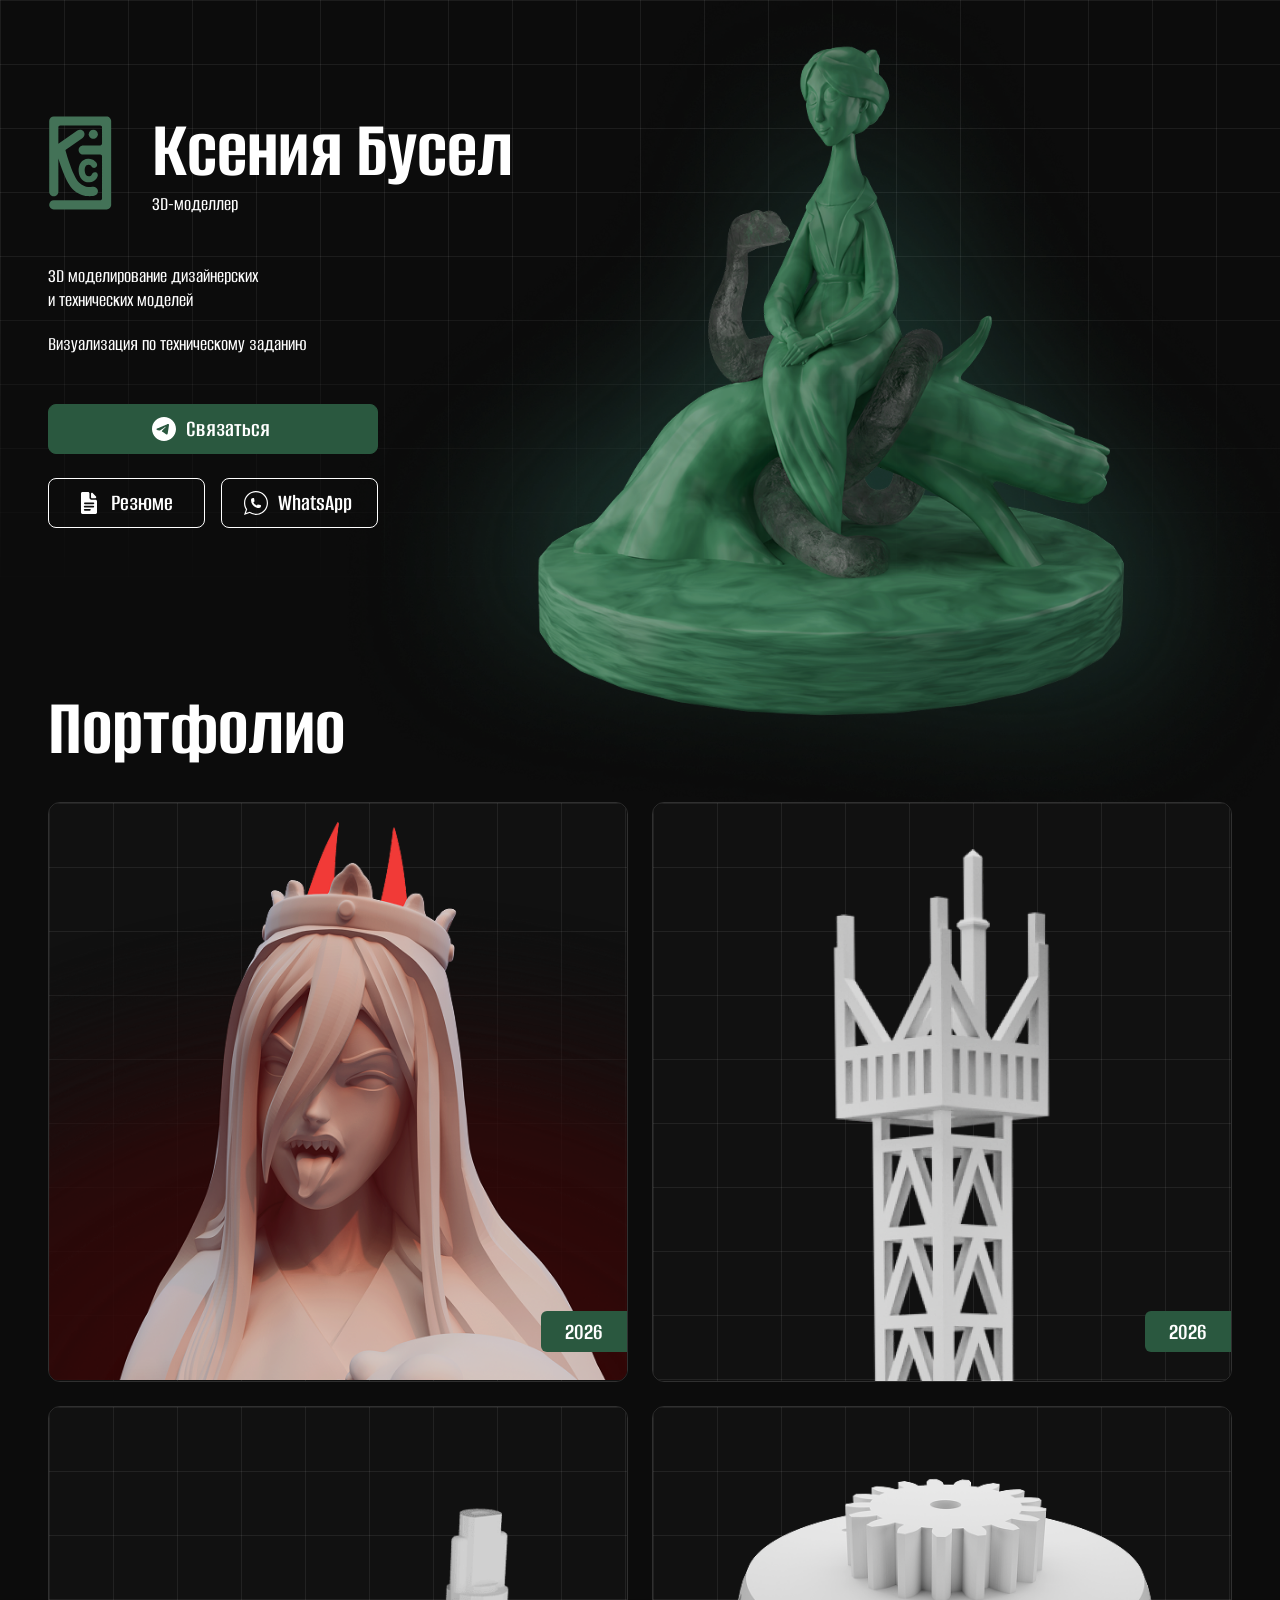
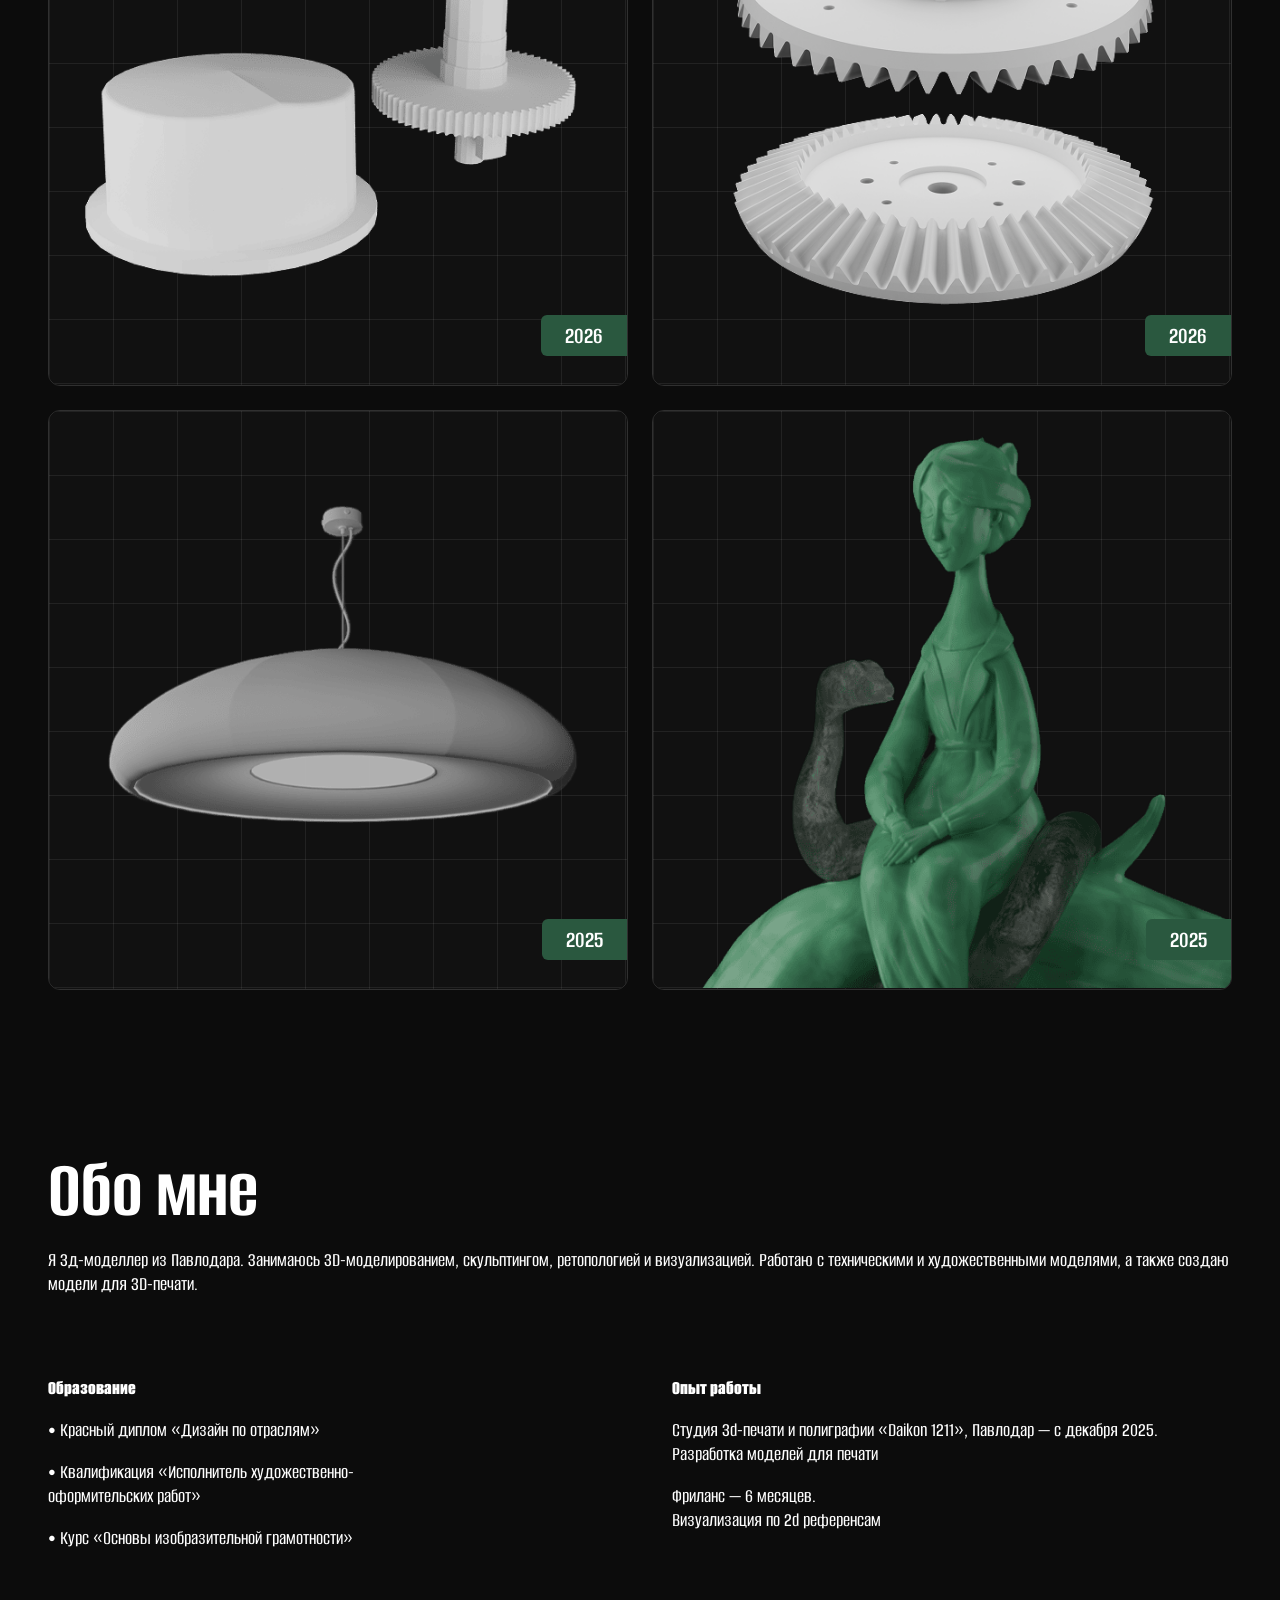
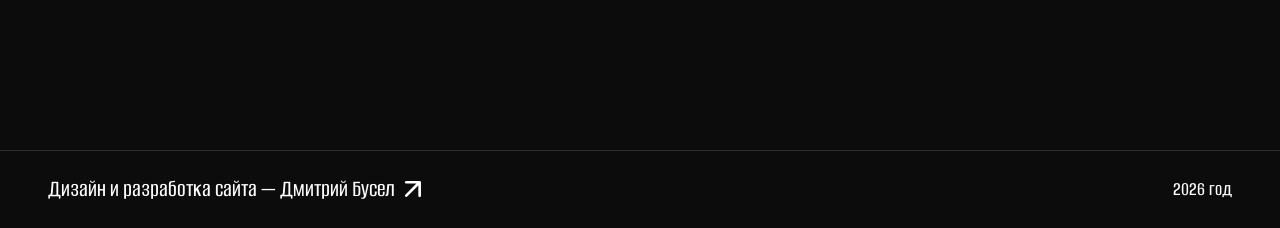
<file: index.html>
<!DOCTYPE html>
<html lang="ru">

<head>

  
  <title>Ксения Бусел — 3D моделлер | 3D моделирование и визуализация Павлодар</title>
  <meta
  name="description"
  content="Портфолио Ксении Бусел — 3D-моделлера и иллюстратора из Павлодара. 3D-моделирование, скульптинг, ретопология, визуализация и разработка моделей для 3D-печати."
  />

  <meta charset="UTF-8">
  <meta name="viewport" content="width=device-width, initial-scale=1.0">

  <meta name="geo.region" content="KZ-PAV" />
  <meta name="geo.placename" content="Pavlodar" />
  <meta name="geo.position" content="52.2875;76.9674" />
  <meta name="ICBM" content="52.2875, 76.9674" />

  
  <meta name="robots" content="index, follow">
  
  <meta property="og:title" content="3D моделлер"/>
  <meta property="og:description" content="Разработка 3D-моделей и визуализация по тех. заданию"/>
  <meta property="og:image" content="https://ksenia.busel.kz/assets/img/preview-v2.jpg"/>
  
  <meta property="og:type" content="website">
  <meta property="og:url" content="https://ksenia.busel.kz/">
  <link rel="canonical" href="https://ksenia.busel.kz/">
  <meta property="og:site_name" content="Ксения Бусел — портфолио">

  <link rel="icon" href="./assets/img/favicon.ico" type="image/x-icon">
  <link rel="preconnect" href="https://fonts.googleapis.com">
  <link rel="preconnect" href="https://fonts.gstatic.com" crossorigin>
  <link rel="preload" as="style" href="https://fonts.googleapis.com/css2?family=Alumni+Sans:ital,wght@0,400;0,500;0,600;0,700&display=swap" onload="this.onload=null;this.rel='stylesheet'">
  <noscript><link rel="stylesheet" href="https://fonts.googleapis.com/css2?family=Alumni+Sans:ital,wght@0,400;0,500;0,600;0,700&display=swap"></noscript>
  <link rel="stylesheet" href="./assets/css/style.css">
  
  <!-- Yandex.Metrika counter -->
  <script type="text/javascript">
      (function(m,e,t,r,i,k,a){
          m[i]=m[i]||function(){(m[i].a=m[i].a||[]).push(arguments)};
          m[i].l=1*new Date();
          for (var j = 0; j < document.scripts.length; j++) {if (document.scripts[j].src === r) { return; }}
          k=e.createElement(t),a=e.getElementsByTagName(t)[0],k.async=1,k.src=r,a.parentNode.insertBefore(k,a)
      })(window, document,'script','https://mc.yandex.ru/metrika/tag.js?id=109520628', 'ym');

      ym(109520628, 'init', {ssr:true, webvisor:true, clickmap:true, referrer: document.referrer, url: location.href, accurateTrackBounce:true, trackLinks:true});
  </script>
  <noscript><div><img src="https://mc.yandex.ru/watch/109520628" style="position:absolute; left:-9999px;" alt="" /></div></noscript>
  <!-- /Yandex.Metrika counter -->

</head>

<body>
  <!-- =============================================
       ШАПКА
  ============================================= -->
  <!-- <header>
    <div class="wrapper">
      <a href="https://www.behance.net/ksepka" target="_blank" class="nav-link" onclick="ym(109520628,'reachGoal','illustrator_click')">
        <p>Я&nbsp;иллюстратор</p>
        <img src="./assets/icons/arrow.svg" alt="Ссылка">

      </a>
      <nav class="nav-actions">
        <a href="./assets/docs/summary_busel_kseniya.pdf" target="_blank" class="btn btn-outline" onclick="ym(109520628,'reachGoal','resume_click')">
          <img src="./assets/icons/google-docs-fill.svg" alt="" >

          Резюме
        </a>
        <a href="https://t.me/ya_xeniaaaa" target="_blank" class="btn btn-filled" onclick="ym(109520628,'reachGoal','telegram_click')">
          <img src="./assets/icons/telegram_fill.svg" alt="">
          Связаться
        </a>
        
      </nav>
    </div>
  </header> -->

  <main>
  <!-- =============================================
       HERO
  ============================================= -->
  <section class="hero">
    <!-- Сетка на фоне hero -->
    <div class="grid-bg"></div>

    <div class="wrapper">
      <div class="hero-content">
        <div class="hero-identity">
          <!-- ЛОГОТИП -->

          <img src="./assets/icons/Logo.svg" alt="Логотип" width="111" height="166" class="hero-logo">

          <div>
            <!-- ИМЯ -->
            <h1 class="hero-name">Ксения&nbsp;Бусел</h1>
            <p class="hero-edu">3D-моделлер</p>
            <!-- <p class="hero-edu">3D-дизайнер&nbsp;&nbsp;•&nbsp;&nbsp;Иллюстратор</p> -->
          </div>
        </div>

        <!-- Фронт работ -->
        <div class="hero-edu">
          <p>3D&nbsp;моделирование дизайнерских <br>и&nbsp;технических моделей</p>
          <p>Визуализация по&nbsp;техническому заданию</p>
        </div>

        <!-- Кнопки hero -->
        <div class="hero-actions">
          <div class="main-btns">
            <a href="https://t.me/ya_xeniaaaa" target="_blank" class="btn btn-filled" onclick="ym(109520628,'reachGoal','telegram_click')">
              <img src="./assets/icons/telegram_fill.svg" alt="" >
              Связаться
            </a>
          </div>
          <div class="secondary-btns">
            <a href="./assets/docs/summary_busel_kseniya.pdf" target="_blank" class="btn btn-outline" onclick="ym(109520628,'reachGoal','resume_click')">
              <img src="./assets/icons/google-docs-fill.svg" alt="" >

              Резюме
            </a>
            <!-- <a href="#" target="_blank" class="btn btn-outline">
              <img src="./assets/icons/telegram_outline.svg" alt="">

              ТГ&nbspКанал
            </a> -->
            <a href="https://wa.me/77004046026" target="_blank" class="btn btn-outline" onclick="ym(109520628,'reachGoal','whatsapp_click')">
              <img src="./assets/icons/whats-App_outline.svg" alt="" >

              WhatsApp
            </a>
          </div>
        </div>
      </div>

      <!-- Главное 3D изображение -->
      <div class="hero-3d">
        <img src="./assets/img/main.webp" width="700" height="900" fetchpriority="high" decoding="async" alt="3D скульптура — девушка на звере со змеёй" />
      </div>
    </div>
  </section>


  <!-- =============================================
       ПОРТФОЛИО
  ============================================= -->
  <section class="portfolio" id="portfolio">
    <div class="wrapper">
      <h1 class="hero-name">Портфолио</h1>
      <!-- Правь подзаголовок -->
      <!-- <p class="section-subtitle">Скульптинг, ретопология, 3Д печать, визуализация</p> -->

      <div class="portfolio-grid">

        <!-- Пауер -->
        <div class="card" data-project="power">
          <div class="card-grid-bg"></div>
          <img src="./assets/img/power.webp" alt="Статуетка Пауер" class="card-img" loading="lazy" decoding="async" />
          <div class="card-year">2026</div>
        </div>

        <!-- Вышка -->
        <div class="card" data-project="tower">
          <div class="card-grid-bg"></div>
          <img src="./assets/img/tower.webp" alt="Вышка для радиосвязи" class="card-img" loading="lazy" decoding="async" />
          <div class="card-year">2026</div>
        </div>

        <!-- 3д модель-->
        <div class="card" data-project="model">
          <div class="card-grid-bg"></div>
          <img src="./assets/img/model.webp" alt="3D-детали для печати" class="card-img" loading="lazy" decoding="async" />
          <div class="card-year">2026</div>
        </div>

        <!-- Шестерёнки -->
        <div class="card" data-project="gears">
          <div class="card-grid-bg"></div>
          <img src="./assets/img/gears.webp" alt="Шестерёнки 3D модель" class="card-img" loading="lazy" decoding="async" />
          <div class="card-year">2026</div>
        </div>
        
        <!-- Светильник-->
        <div class="card" data-project="lamp">
          <div class="card-grid-bg"></div>
          <img src="./assets/img/lamp.webp" alt="Светильник 3D модель" class="card-img" loading="lazy" decoding="async"
            style="filter: brightness(0.9) hue-rotate(200deg) saturate(0.3);" />
          <div class="card-year">2025</div>
        </div>

        <!-- Скульптура-->
        <div class="card" data-project="woman">
          <div class="card-grid-bg"></div>
          <img src="./assets/img/woman.webp" alt="Скульптура — девушка на звере" class="card-img" loading="lazy" decoding="async" />
          <div class="card-year">2025</div>
        </div>       

      </div>
    </div>
  </section>

  <!-- =============================================
       ABOUT ME
  ============================================= -->
  <section class="about">
    <div class="wrapper">
      <div class="edu-hero">
        <h1 class="hero-name">Обо мне</h1>
        <p class="edu-content">Я&nbsp;3д-моделлер из&nbsp;Павлодара. Занимаюсь 3D-моделированием, скульптингом,
ретопологией и&nbsp;визуализацией. Работаю с&nbsp;техническими и&nbsp;художественными моделями,
а&nbsp;также создаю модели для 3D-печати.
        <p class="edu-content">
      </div>
      <div class="wrapper-about">

        <div class="edu">
          <p class="subtitle">Образование</p>
          <p class="edu-content">• Красный диплом «Дизайн по отраслям»
          </p>
          <p class="edu-content">• Квалификация «Исполнитель художественно-<br/>оформительских работ»</p>
          <p class="edu-content">• Курс «Основы изобразительной грамотности»</p>
        </div>

        <div class="expirience">
          <p class="subtitle">Опыт работы</p>
          <p class="exp-content">Студия 3d-печати и&nbsp;полиграфии &laquo;Daikon 1211&raquo;, Павлодар&nbsp;&mdash;&nbsp;с&nbsp;декабря 2025. Разработка моделей для печати</p>
          <p class="exp-content">Фриланс — 6 месяцев. <br> Визуализация по 2d референсам</p>
        </div>

      </div>
    </div>
  </section>

  </main>

  <!-- =============================================
       FOOTER
  ============================================= -->
  <footer>
    <div class="wrapper">
      <a href="https://t.me/Busel_Dmitry" target="_blank" class="nav-link" onclick="ym(109520628,'reachGoal','developer_click')">
        <p>Дизайн и&nbsp;разработка сайта&nbsp;&mdash; Дмитрий&nbsp;Бусел</p>
        <img src="./assets/icons/arrow.svg" alt="Ссылка">
      </a>
      <p>2026 год</p>
    </div>
  </footer>


  <!-- =========================
VIEWER
========================= -->
  <div class="viewer" id="viewer">
    <div class="viewer-backdrop"></div>

    <div class="viewer-container">

      <div class="viewer-navigation">

        <div class="viewer-close-container">
          <!-- Кнопка закрытия (крестик) -->
          <button class="viewer-close">
            <img src="./assets/icons/close.svg" alt="Закрыть">
          </button>
        </div>

        <!-- Стрелки -->
        <div class="arrows">

          <!-- Стрелка назад -->
          <button class="viewer-prev">
            <img src="./assets/icons/back.svg" alt="Назад">
          </button>

          <!-- Стрелка вправо -->
          <button class="viewer-next">
            <img src="./assets/icons/feed.svg" alt="Вперёд">
          </button>

        </div>

        <div class="viewer-contact">
          <a href="https://t.me/ya_xeniaaaa" target="_blank" class="btn btn-filled" onclick="ym(109520628,'reachGoal','telegram_click')">
            <img src="./assets/icons/telegram_fill.svg" alt="">
            Связаться
          </a>
        </div>
      </div>

      <div class="viewer-close-area"></div>

      <!-- Контент (скроллится) -->
      <div class="viewer-content" id="viewerContent">
        <div id="viewerBody"></div>
      </div>
    </div>
  </div>


  <!-- =========================
TEMPLATES (редактировать тут)
========================= -->

  <template id="project-power">
    <div class="project">
      <!-- <h2>Пауер</h2> -->
      <img src="./assets/img/power_viewer.avif" loading="lazy">
    </div>
  </template>

  <template id="project-tower">
    <div class="project">
      <!-- <h2>Вышка</h2> -->
      <img src="./assets/img/tower_viewer.avif" loading="lazy">
    </div>
  </template>

  <template id="project-model">
    <div class="project">
      <!-- <h2>3D детали</h2> -->
      <img src="./assets/img/model_viewer.avif" loading="lazy">
    </div>
  </template>

  <template id="project-lamp">
    <div class="project">
      <!-- <h2>Светильник</h2> -->
      <img src="./assets/img/lamp_viewer.avif" loading="lazy">
    </div>
  </template>

  <template id="project-woman">
    <div class="project">
      <!-- <h2>Скульптура</h2> -->
      <img src="./assets/img/woman_viewer.avif" loading="lazy">
    </div>
  </template>

  <template id="project-gears">
    <div class="project">
      <!-- <h2>Шестерёнки</h2> -->
      <img src="./assets/img/gears_viewer.avif" loading="lazy">
    </div>
  </template>

  <script src="./assets/js/script.js" defer></script>

</body>

</html>
</file>
<file: assets/css/style.css>
/* CSS-ПЕРЕМЕННЫЕ */
:root {
    --white: #ffffff;
    --hover: #437257;
    --accent: #2a583f;
    --bg: #0c0c0c;
    --gray: #303030;
    --header-bg: rgba(12, 12, 12, 0.1);

    --radius-btn: 8px;
    --radius-card: 12px;

    --font: 'Alumni Sans', sans-serif;

    --fs-hero: clamp(48px, 7vw, 82px);
    --fs-h2: clamp(32px, 4vw, 48px);
    --fs-body: clamp(20px, 1.5vw, 30px);
    --fs-btn: clamp(24px, 1.5vw, 26px);

    --gap-para: 20px;

    /* =============================================
ЕТКА — настройки паттерна
Меняй --grid-size для изменения размера ячеек
Меняй --grid-color для изменения цвета линий
============================================= */
    --grid-size: 64px;
    --grid-color: rgba(255, 255, 255, 0.07);
}

*,
*::before,
*::after {
    box-sizing: border-box;
    margin: 0;
    padding: 0;
}

html,
body {
    overflow-x: hidden;
    max-width: 100vw;
}

html,
.viewer-container {
    scroll-behavior: auto;
}

body {
    background-color: var(--bg);
    color: var(--white);
    font-family: var(--font);
    font-size: var(--fs-body);
    line-height: 1.4;
    overflow-x: hidden;
}

/* =============================================
СЕТКА — CSS-паттерн (без внешних файлов)
Рисуется через linear-gradient
Точно как на скриншотах: тёмный фон + тонкие светлые линии
============================================= */
.grid-bg {
    position: absolute;
    inset: 0;
    background-image:
        linear-gradient(var(--grid-color) 1px, transparent 1px),
        linear-gradient(90deg, var(--grid-color) 1px, transparent 1px);
    background-size: var(--grid-size) var(--grid-size);
    pointer-events: none;
    z-index: 0;
    /* Плавное исчезновение снизу:
         сверху сетка полностью видна, снизу растворяется в фон.
         Меняй 40% чтобы регулировать где начинается растворение */
    -webkit-mask-image: linear-gradient(to bottom, black 40%, transparent 100%);
    mask-image: linear-gradient(to bottom, black 40%, transparent 100%);
}

.grid-bg canvas {
    position: absolute;
    inset: 0;
    width: 100%;
    height: 100%;
    pointer-events: none;
}

/* =============================================
ШАПКА
============================================= */
header {
    position: fixed;
    top: 0;
    left: 0;
    right: 0;
    z-index: 100;
    padding: 14px 48px;
    max-width: 100vw;
    background: var(--header-bg);
    backdrop-filter: blur(32px);
    -webkit-backdrop-filter: blur(32px);
    border-bottom: 1px solid var(--gray);
    box-sizing: border-box;
}
header .wrapper,
footer .wrapper {
    display: flex;
    flex-direction: row;
    align-items: center;
    justify-content: space-between;
    max-width: 1400px;
    margin: 0 auto;
    width: 100%;
}
/* «Я иллюстратор ↗» — подчёркивание цвета hover при наведении */

.nav-link,
.nav-link p {
    font-size: var(--fs-btn);
    font-weight: 500;
    color: var(--white);
    text-decoration: none;
    display: inline-flex;
    align-items: center;
    gap: 6px;
    position: relative;
    white-space: normal;
    flex-wrap: wrap;
}

.nav-link::after {
    content: '';
    position: absolute;
    bottom: -4px;
    left: 0;
    width: 100%;
    height: 1px;
    background-color: transparent;
    transition: background-color 0.2s ease;
}

.nav-link:hover::after {
    background-color: var(--hover);
}

.nav-actions {
    display: flex;
    gap: 12px;
}

footer {
    padding: 24px 48px;
    max-width: 100vw;
    border-top: 1px solid var(--gray);
    box-sizing: border-box;
}

/* =============================================
WRAPPER — ограничение ширины контента
============================================= */
.wrapper {
    max-width: 1400px;
    margin: 0 auto;
    width: 100%;
    display: flex;
    flex-direction: column;
}

/* =============================================
КНОПКИ
============================================= */
.btn {
    display: inline-flex;
    align-items: center;
    gap: 10px;
    padding: 12px 24px 12px 20px;
    border-radius: var(--radius-btn);
    font-family: var(--font);
    font-size: var(--fs-btn);
    font-weight: 600;
    cursor: pointer;
    text-decoration: none;
    transition:
        background 0.2s,
        border-color 0.2s,
        color 0.2s;
    border: 1px solid transparent;
    line-height: 1;
}

/* Заливка → ховер меняет цвет */
.btn-filled {
    background: var(--accent);
    color: var(--white);
    border-color: var(--accent);
}

.btn-filled:hover {
    background: var(--hover);
    border-color: var(--hover);
}

/* Аутлайн → серый фон при ховере */
.btn-outline {
    background: transparent;
    color: var(--white);
    border-color: var(--white);
}

.btn-outline:hover {
    background: var(--gray);
}

.btn-icon {
    width: 1em;
    height: 1em;
    flex-shrink: 0;
}

.btn-language {
    padding: 12px 16px 12px 16px;
}

/* =============================================
HERO
============================================= */
.hero {
    position: relative;
    min-height: 100%;
    padding: 110px 48px 80px;
    display: flex;
    align-items: center;
    width: 100%;
}

.hero .wrapper {
    flex-direction: row;
    align-items: center;
}

.hero-content {
    position: relative;
    z-index: 1;
    max-width: 650px;
    display: flex;
    flex-direction: column;
    gap: 48px;
}

.hero-identity {
    display: flex;
    align-items: center;
    gap: 40px;
}

/* Логотип — замени src на путь к своему файлу */
.hero-logo {
    width: 64px;
    height: auto;
    flex-shrink: 0;
}

/* Имя — правь текст прямо в HTML */
.hero-name {
    font-size: var(--fs-hero);
    font-weight: 700;
    line-height: 1;
    letter-spacing: 4%;
}

/* Блок образования */
.hero-edu {
    display: flex;
    flex-direction: column;
    gap: var(--gap-para);
}

.edu-hero {
    display: flex;
    flex-direction: column;
    gap: 16px;
}

p {
    font-size: var(--fs-body);
    font-weight: 500;
    line-height: 1.2;
    letter-spacing: 4%;
}

.hero-actions {
    display: flex;
    flex-direction: column;
    width: 330px;
    gap: 24px;
}

.hero-actions .main-btns {
    display: flex;
    flex-direction: column;
    gap: 16px;
}

.hero-actions .secondary-btns {
    width: 100%;
    display: flex;
    flex-direction: row;
    gap: 16px;
}

.hero-actions .btn {
    width: 100%;
    justify-content: center;
}

/* 3D-изображение справа */
.hero-3d {
    position: absolute;
    align-items: center;
    right: 25%; /* Вместо 550px */
    width: 55%;
    top: 64%;
    transform: translateY(-50%);
    max-width: 650px;
    pointer-events: none;
}

.hero-3d img {
    width: 160%;
    height: auto;
    display: block;
}

/* =============================================
ПОРТФОЛИО
============================================= */

.portfolio .hero-name {
    margin-bottom: 32px;
}

.portfolio,
.about {
    padding: 80px 48px;
    width: 100%;
}

.section-title {
    font-size: var(--fs-hero);
    font-weight: 700;
}

.section-subtitle {
    margin-bottom: 64px;
}

.portfolio-grid {
    display: grid;
    grid-template-columns: repeat(2, 1fr);
    gap: 24px;
}

/* =============================================
КАРТОЧКА ПОРТФОЛИО
Фон — сетка (та же CSS-сетка)
Ховер: масштаб + свечение + выезд панели
============================================= */
.card {
    position: relative;
    border-radius: var(--radius-card);
    overflow: hidden;
    aspect-ratio: 4 / 4;
    cursor: pointer;
    border: 1px solid var(--gray);
    transition:
        transform 0.35s cubic-bezier(0.34, 1.56, 0.64, 1),
        box-shadow 0.35s ease;
}

.card:hover {
    transform: scale(1.035);
    box-shadow: 0 0 40px 8px rgba(67, 114, 87, 0.45);
}

/* Фоновая сетка карточки */
.card-grid-bg {
    position: absolute;
    inset: 0;
    background-color: #111;
    background-image:
        linear-gradient(var(--grid-color) 1px, transparent 1px),
        linear-gradient(90deg, var(--grid-color) 1px, transparent 1px);
    background-size: var(--grid-size) var(--grid-size);
    z-index: 0;
}

/* Изображение карточки */
.card-img {
    position: absolute;
    inset: 0;
    width: 100%;
    height: 100%;
    object-fit: contain;
    z-index: 1;
}

/* Бейдж года */
.card-year {
    position: absolute;
    bottom: 5%;
    right: 0px;
    z-index: 3;
    background: var(--accent);
    color: var(--white);
    font-family: var(--font);
    font-size: var(--fs-btn);
    font-weight: 600;
    padding: 4px 24px;
    border-radius: 6px 0 0 6px;
}

/* =========================
VIEWER (ИСПРАВЛЕННЫЙ)
========================= */
.viewer {
    position: fixed;
    inset: 0;
    display: none;
    z-index: 999;
}
.viewer.active {
    display: flex;
    justify-content: center;
    align-items: center;
}
.viewer-backdrop {
    position: absolute;
    inset: 0;
    background: rgba(15, 15, 15, 0.7);
    backdrop-filter: blur(20px);
}
.viewer-container {
    position: relative;
    width: 100%;
    height: 100%;
    padding: 40px 40px;
    display: flex;
    flex-direction: column;
    align-items: center;
    justify-content: flex-start;
    z-index: 1;

    overflow-y: auto;
    overflow-x: hidden;
}

.viewer-navigation {
    position: fixed;
    width: calc(100% - 120px);
    height: calc(100% - 100px);
    max-width: 940px;
    display: flex;
    flex-direction: column;
    justify-content: space-between;
    align-items: center;
    display: flex;
    padding-top: 16px;
    z-index: 2;
    /* игнорирование прокрутки */
    pointer-events: none;
}

.viewer-close-area {
    position: fixed;
    width: calc(100% - 0px);
    height: calc(100% - 0px);
    margin-top: 0px;
    display: flex;
    align-items: center;
    justify-content: center;
    z-index: 0;
    /* игнорирование прокрутки */
    cursor: pointer;
}

.viewer-navigation button,
.viewer-navigation a {
    pointer-events: auto;
}

.viewer-contact {
    display: flex;
    width: 100%;
    justify-content: right;
    max-width: 768px;
}

.viewer-close-container {
    display: flex;
    width: 100%;
    justify-content: right;
}

.viewer-content {
    position: relative;
    width: 100%;
    height: auto;
    background: #111;
    border-radius: 16px;
    max-width: 800px;
    transform: scale(0.96);
    opacity: 0;
    transition: all 0.4s cubic-bezier(0.2, 0.8, 0.2, 1);
    /* Чтобы padding не съедал ширину */
    box-sizing: border-box;

    /* Скрываем скроллбар для Firefox */
    scrollbar-width: none;

    /* Скрываем скроллбар для IE и Edge */
    -ms-overflow-style: none;
}

/* Скрываем скроллбар для Chrome, Safari и Opera */
.viewer-content::-webkit-scrollbar {
    display: none;
    width: 0;
    height: 0;
}

.viewer.active .viewer-content {
    transform: scale(1);
    opacity: 1;
}

/* Кнопка закрытия (крестик) */
.viewer-close {
    width: 48px;
    height: 48px;
    border-radius: 50%;
    background: rgba(0, 0, 0, 0.45);
    backdrop-filter: blur(8px);
    border: 1px solid rgba(255, 255, 255, 0.15);
    color: white;
    font-size: 24px;
    display: flex;
    align-items: center;
    justify-content: center;
    cursor: pointer;
    transition:
        background 0.2s,
        transform 0.2s;
    z-index: 10;
    /* Убираем стандартные стили кнопки */
    padding: 0;
    line-height: 1;
}
.viewer-close:hover {
    background: var(--accent);
    transform: scale(1.1);
}
.viewer-close svg {
    width: 24px;
    height: 24px;
    pointer-events: none;
}

/* Стрелки навигации */

.arrows {
    display: flex;
    flex-direction: row;
    justify-content: space-between;
    width: 100%;
}

.viewer-prev,
.viewer-next {
    width: 48px;
    height: 48px;
    border-radius: 50%;
    background: rgba(0, 0, 0, 0.45);
    backdrop-filter: blur(8px);
    border: 1px solid rgba(255, 255, 255, 0.15);
    color: white;
    font-size: 24px;
    display: flex;
    align-items: center;
    justify-content: center;
    cursor: pointer;
    transition:
        background 0.2s,
        transform 0.2s;
    z-index: 10;
    padding: 0;
    line-height: 1;
    touch-action: manipulation;
    -webkit-tap-highlight-color: transparent;
}
@media (hover: hover) and (pointer: fine) {
    .viewer-prev:hover,
    .viewer-next:hover {
        background: var(--accent);
        transform: scale(1.1);
    }
}
.viewer-prev:active,
.viewer-next:active {
    background: var(--accent);
    transform: scale(1.05);
}
.viewer-prev svg,
.viewer-next svg {
    width: 24px;
    height: 24px;
    pointer-events: none;
}
/* Разворачиваем правую стрелку, чтобы смотрела вправо */
.viewer-next svg {
    transform: rotate(180deg);
}

/* =========================
ABOUT ME
========================= */

.about .wrapper {
    display: flex;
    flex-direction: column;
    gap: 64px;
    margin-bottom: 120px;
}

.about > .hero-name {
    margin-bottom: 32px;
    font-size: clamp(42px, 6vw, 64px);
}

.wrapper-about {
    display: grid;
    grid-template-columns: repeat(2, minmax(0, 1fr));
    gap: 64px;
    align-items: flex-start;
}

.about .edu,
.about .expirience {
    display: flex;
    flex-direction: column;
    gap: 18px;
}

.about .subtitle {
    font-weight: 900;
}

@media (max-width: 920px) {
    .wrapper-about {
        grid-template-columns: 1fr;
    }
}

/* =========================
PROJECT CONTENT
========================= */

.project {
    max-width: 100%;
    margin: 0 auto;
    padding: 0px;
    border-radius: 16px;
    overflow: hidden;
}

.project img {
    width: 100%;
    margin-top: 0px;
    margin-bottom: 0px;
    display: block;
}

/* =============================================
   EDUCATION
============================================= */

/* =============================================
   АДАПТИВ (ИСПРАВЛЕННЫЙ)
============================================= */

/* Планшеты (1024px и меньше) */
@media (max-width: 1024px) {
    :root {
        --grid-size: 48px;
    }

    .hero-3d {
        width: 45%;
        right: 10%;
    }

    .hero-content {
        max-width: 55%;
    }
}

/* Малые планшеты / Большие телефоны (800px и меньше) */
@media (max-width: 800px) {
    header {
        width: 100%;
        padding: 12px 20px;
    }

    .hero,
    .portfolio {
        padding: 100px 20px 40px;
        min-height: auto;
        flex-direction: row;
    }

    .hero .wrapper {
        flex-direction: row;
        width: 100%;
        gap: 0px;
    }

    .hero-content {
        max-width: 52%;
        width: 100%;
        align-items: flex-start;
        gap: 32px;
    }

    .hero-identity {
        flex-direction: row;
        gap: 20px;
    }

    .hero-logo {
        width: 48px;
    }

    .hero-3d {
        position: relative;
        right: 10%;
        top: auto;
        transform: none;
        width: 90%;
        max-width: 500px;
        margin: 0 auto;
        order: 2; /* Картинка под текстом */
    }

    .hero-3d img {
        width: 200%;
    }

    /* Убираем фиксированную ширину кнопок, пусть тянутся */
    .hero-actions {
        width: 100%;
        max-width: 400px;
    }

    /* Перенос кнопок в hero, если экран мал */
    .hero-actions .secondary-btns {
        flex-wrap: wrap;
    }

    .hero-actions .secondary-btns .btn {
        flex: 1 1 40%;
    }

    .portfolio {
        padding: 80px 20px 60px;
    }

    .portfolio .section-subtitle {
        margin-bottom: 42px;
    }

    .portfolio-grid {
        gap: 20px;
    }

    .about {
        padding: 30px 20px 24px;
    }

    .about .wrapper {
        gap: 32px;
        margin-bottom: 32px;
    }

    .about .hero-name,
    .about .section-title {
        margin-bottom: 16px;
    }

    .about .section-subtitle {
        margin-bottom: 28px;
    }

    footer {
        padding: 32px 20px;
    }

    footer .wrapper {
        flex-direction: column;
        align-items: flex-start;
        gap: 16px;
    }

    .card-year {
        padding: 4px 20px;
    }
}

/* Мобильные (600px и меньше) */
@media (max-width: 600px) {
    header {
        width: 100%;
    }

    .nav-link svg {
        width: 18px;
        height: 18px;
    }

    /* Делаем кнопки в шапке только иконками */
    .nav-actions .btn {
        padding: 12px;
    }
    .nav-actions .btn span, /* если бы был спан */
    .nav-actions .btn {
        font-size: 0; /* Скрываем текст */
        gap: 0;
    }
    .nav-actions .btn svg {
        margin: 0;
        width: 24px;
        height: 24px;
    }

    footer {
        padding: 24px 16px;
    }

    footer .wrapper {
        flex-direction: column;
        align-items: flex-start;
        gap: 12px;
    }

    footer p,
    footer .nav-link,
    footer .nav-link p {
        font-size: 0.95rem;
    }

    .hero .wrapper {
        flex-direction: column;
        width: 100%;
        gap: 0px;
    }

    .hero-content {
        max-width: 100%;
        width: 100%;
        align-items: flex-start;
        gap: 32px;
    }

    .hero-3d {
        position: relative;
        right: 3%;
        top: auto;
        transform: none;
        width: 100%;
        height: 360px;
        order: -1; /* Картинка под текстом */

        display: flex;
        justify-content: center;
        align-items: center;
    }

    .hero-3d img {
        width: 140%;
    }

    .hero-actions {
        gap: 16px;
    }

    /* Портфолио: карточки в 1 колонку */
    .portfolio-grid {
        grid-template-columns: 1fr;
        gap: 20px;
    }

    .card:hover {
        transform: scale(1.01);
        box-shadow: 0 0 20px 4px rgba(67, 114, 87, 0.3);
    }

    .card-year {
        padding: 2px 12px;
    }

    .viewer-container {
        padding: 16px;
    }
    .viewer-navigation {
        width: calc(100% - 48px);
        height: calc(100% - 48px);
    }
    .viewer-navigation button svg {
        width: 18px;
        height: 18px;
    }

    .viewer-contact {
        justify-content: center;
    }

    .viewer-content {
        padding: 0px;
    }

    .arrows {
        position: absolute;
        bottom: 0px;
    }

    .edu-hero {
        gap: 4px;
        margin-bottom: 24px;
    }
}

/* Очень маленькие экраны (400px) */
@media (max-width: 400px) {
    header {
        padding: 8px 16px;
    }

    .btn {
        padding: 10px 16px;
    }
}

/* Плавный скролл — только если пользователь не настроил "уменьшить движение" */
/* @media (prefers-reduced-motion: no-preference) {
    html,
    .viewer-container {
        scroll-behavior: smooth;
    }
} */

/* Уважаем настройки доступности: отключаем анимации */
@media (prefers-reduced-motion: reduce) {
    *,
    *::before,
    *::after {
        animation-duration: 0.01ms !important;
        animation-iteration-count: 1 !important;
        transition-duration: 0.01ms !important;
    }
}
</file>
